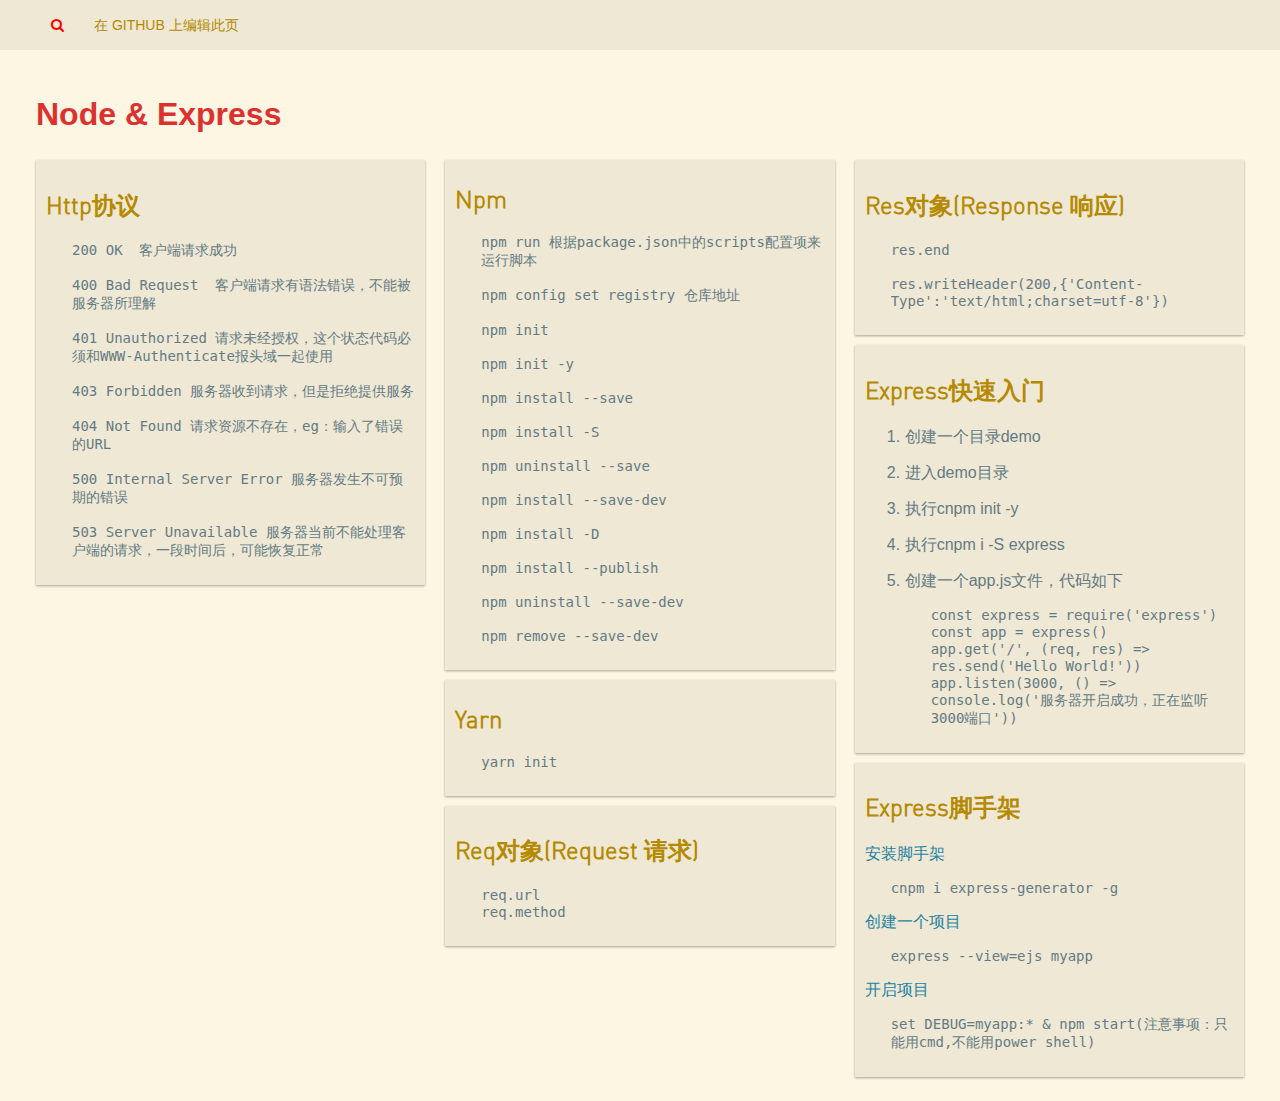
<file: express.html>
<!DOCTYPE html>
<html lang="en">
  <head>
    <meta charset="UTF-8">
    <meta name="viewport" content="width=device-width,initial-scale=1.0, minimum-scale=1.0, maximum-scale=1.0, user-scalable=no">
    <link rel="shortcut icon" type="image/x-icon" href="/static/img/site.ico">
    <meta name="keywords" content="node &amp;amp; express">
    <meta name="description">
    <title>node &amp;amp; express - cheatsheet</title>
    <link rel="stylesheet" href="/static/css/cards-9f47e0537e.css">
  </head>
  <body>
    <div class="page-header"><a class="btn pull-left toggle-search" href="/" title="search"><i class="fa fa-search"></i></a><a class="btn pull-left edit" href="https://github.com/MwumLi/simple-cheatsheets/blob/master/src/express.md" target="_blank">在 Github 上编辑此页</a>
    </div>
    <div class="page-wrapper"><h1>node &amp; express</h1><div class="card-container"><div class="h2-block"><h2>http协议</h2><pre><code>200 OK  客户端请求成功

400 Bad Request  客户端请求有语法错误，不能被服务器所理解

401 Unauthorized 请求未经授权，这个状态代码必须和WWW-Authenticate报头域一起使用

403 Forbidden 服务器收到请求，但是拒绝提供服务

404 Not Found 请求资源不存在，eg：输入了错误的URL

500 Internal Server Error 服务器发生不可预期的错误

503 Server Unavailable 服务器当前不能处理客户端的请求，一段时间后，可能恢复正常
</code></pre></div><div class="h2-block"><h2>npm</h2><pre><code>npm run 根据package.json中的scripts配置项来运行脚本

npm config set registry 仓库地址

npm init

npm init -y

npm install --save

npm install -S

npm uninstall --save

npm install --save-dev

npm install -D

npm install --publish

npm uninstall --save-dev

npm remove --save-dev
</code></pre></div><div class="h2-block"><h2>yarn</h2><pre><code>yarn init
</code></pre></div><div class="h2-block"><h2>req对象(request 请求)</h2><pre><code>req.url
req.method
</code></pre></div><div class="h2-block"><h2>res对象(response 响应)</h2><pre><code>res.end

res.writeHeader(200,{&#39;Content-Type&#39;:&#39;text/html;charset=utf-8&#39;})
</code></pre></div><div class="h2-block"><h2>express快速入门</h2><ol>
<li>创建一个目录demo</li>
<li>进入demo目录</li>
<li>执行cnpm init -y</li>
<li>执行cnpm i -S express</li>
<li>创建一个app.js文件，代码如下<pre><code class="lang-javascript">const express = require(&#39;express&#39;)
const app = express()
app.get(&#39;/&#39;, (req, res) =&gt; res.send(&#39;Hello World!&#39;))
app.listen(3000, () =&gt; console.log(&#39;服务器开启成功，正在监听3000端口&#39;))
</code></pre>
</li>
</ol>
</div><div class="h2-block"><h2>express脚手架</h2><p>安装脚手架</p>
<pre><code>cnpm i express-generator -g
</code></pre><p>创建一个项目</p>
<pre><code>express --view=ejs myapp
</code></pre><p>开启项目</p>
<pre><code>set DEBUG=myapp:* &amp; npm start(注意事项：只能用cmd,不能用power shell)
</code></pre></div></div></div>
  </body>
</html>
</file>
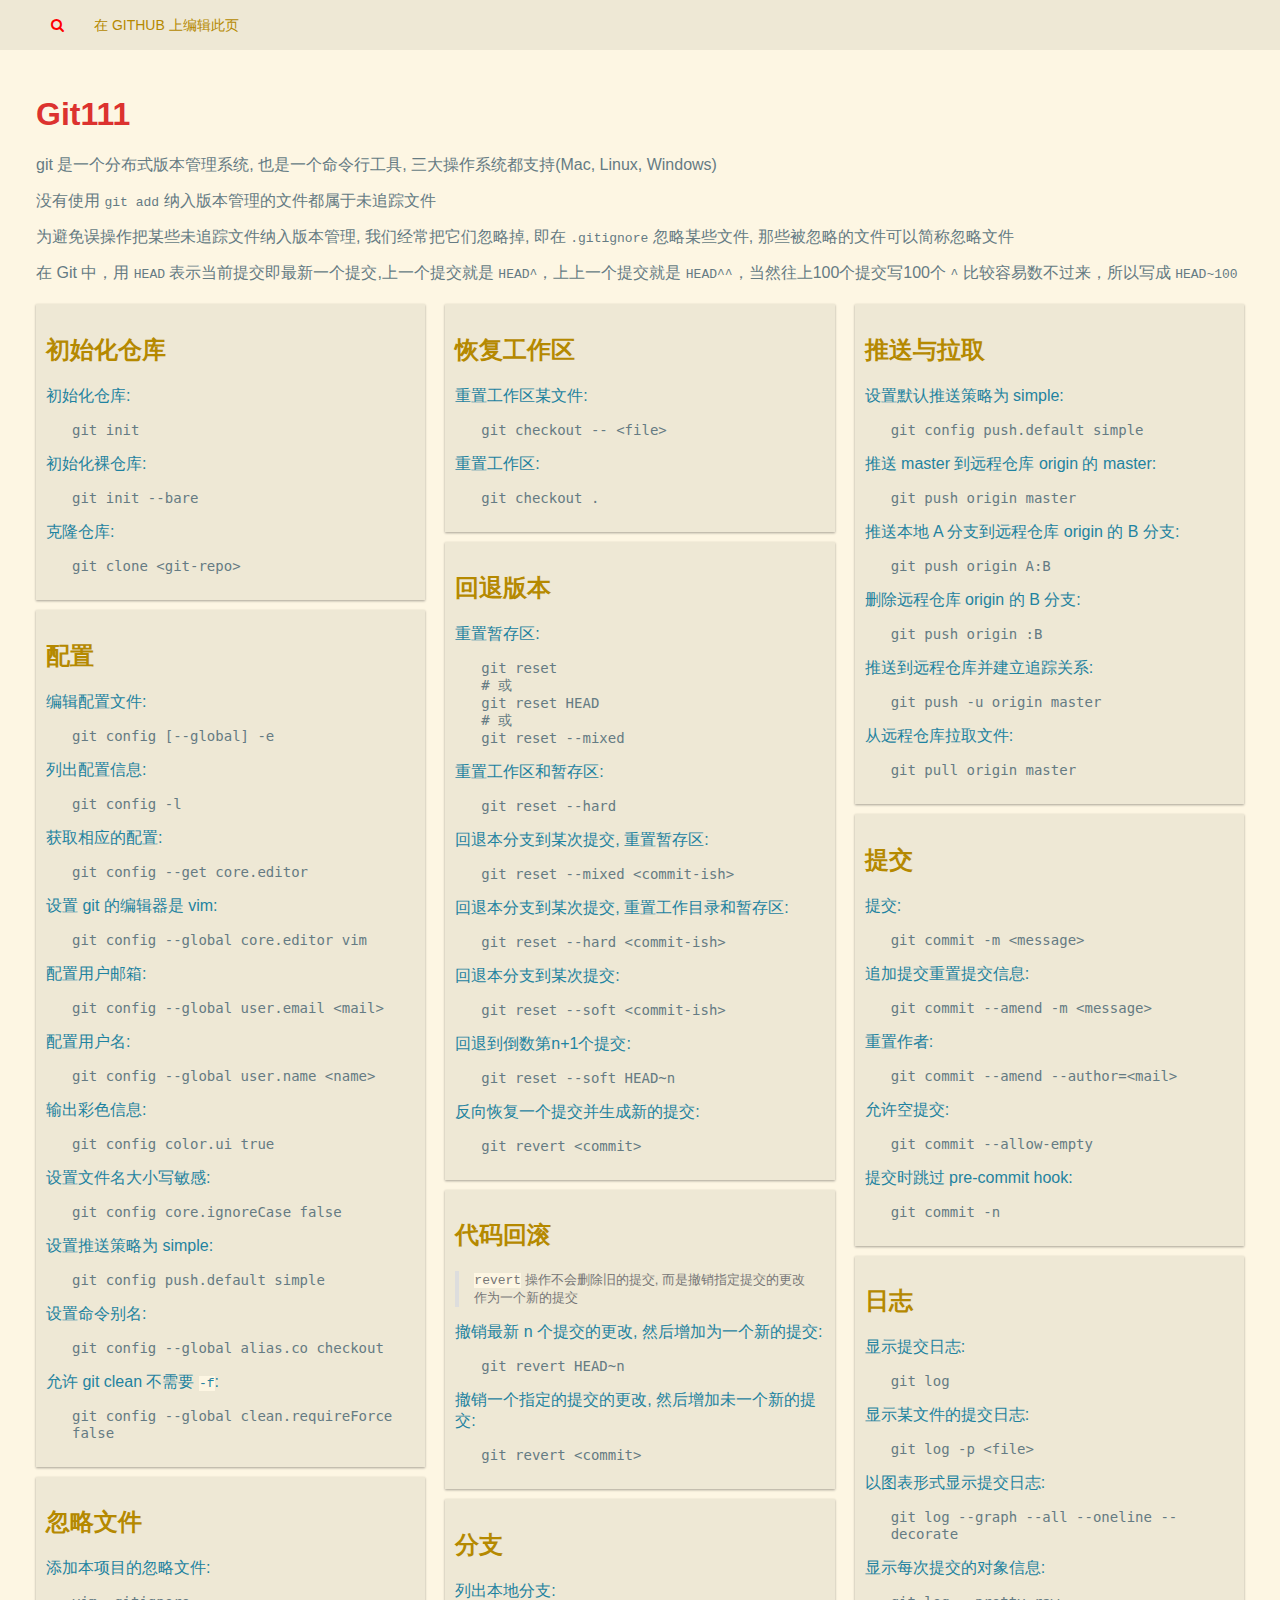
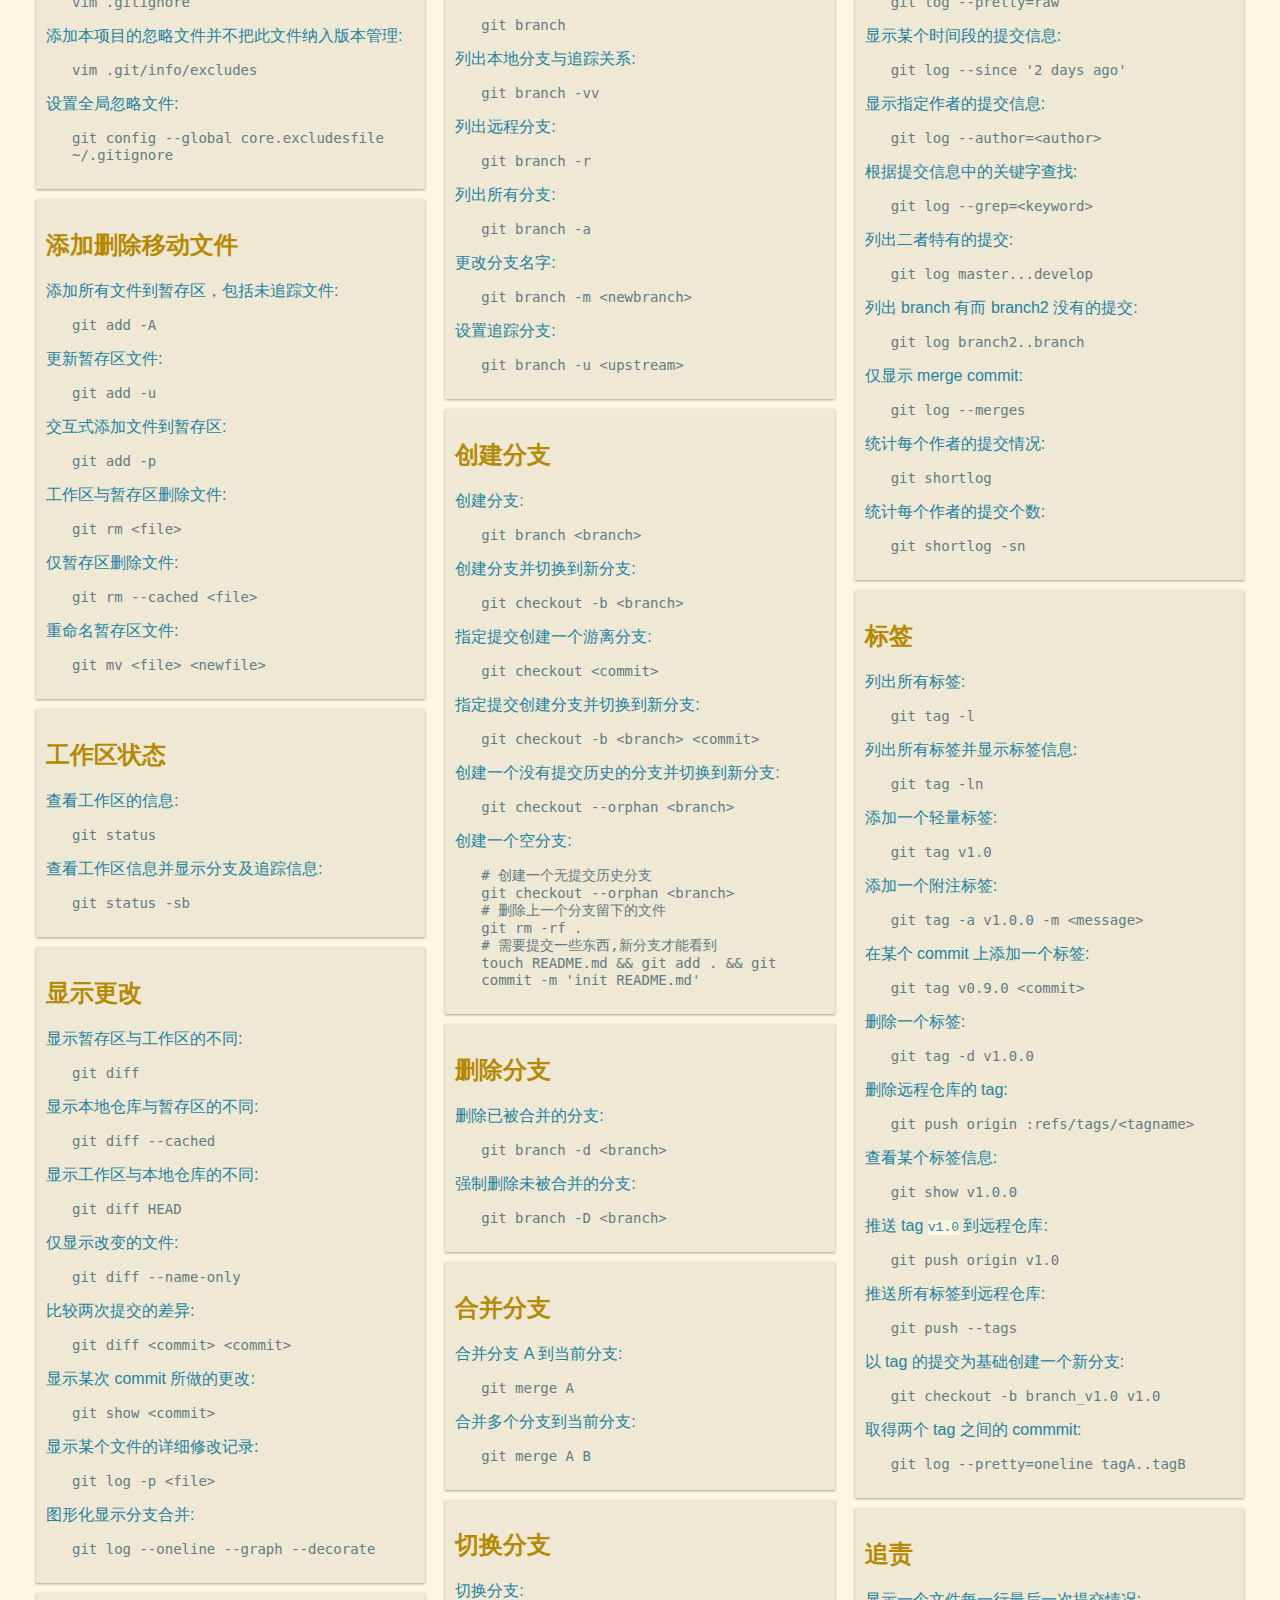
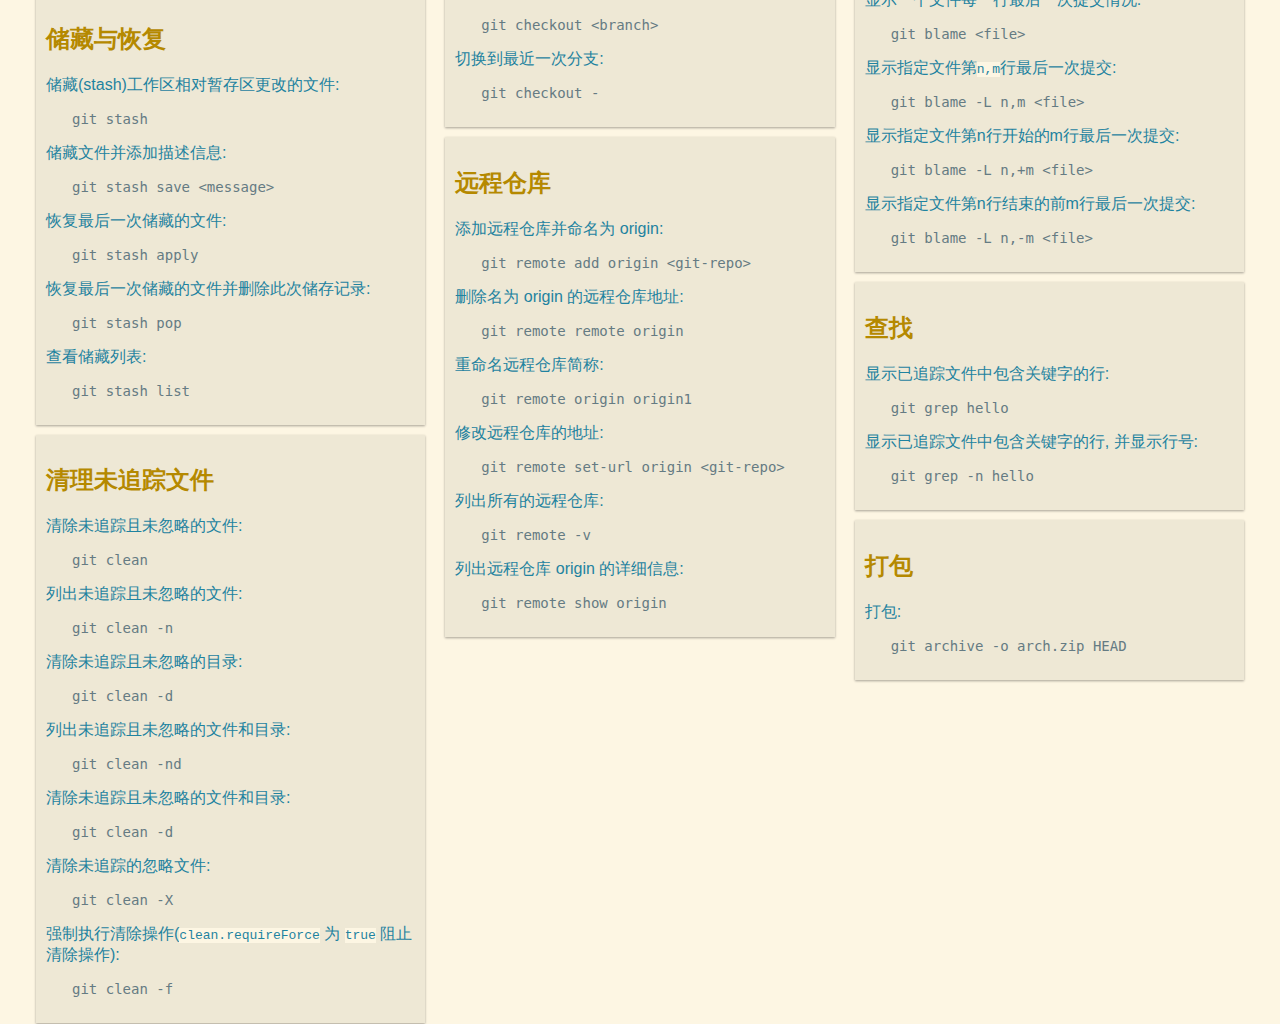
<file: git.html>
<!DOCTYPE html>
<html lang="en">
  <head>
    <meta charset="UTF-8">
    <meta name="viewport" content="width=device-width,initial-scale=1.0, minimum-scale=1.0, maximum-scale=1.0, user-scalable=no">
    <link rel="shortcut icon" type="image/x-icon" href="/static/img/site.ico">
    <meta name="keywords" content="git111">
    <meta name="description" content="git 是一个分布式版本管理系统, 也是一个命令行工具, 三大操作系统都支持(Mac, Linux, Windows)">
    <title>git111 - cheatsheet</title>
    <link rel="stylesheet" href="/static/css/cards-9f47e0537e.css">
  </head>
  <body>
    <div class="page-header"><a class="btn pull-left toggle-search" href="/" title="search"><i class="fa fa-search"></i></a><a class="btn pull-left edit" href="https://github.com/MwumLi/simple-cheatsheets/blob/master/src/git.md" target="_blank">在 Github 上编辑此页</a>
    </div>
    <div class="page-wrapper"><h1>git111</h1><p>git 是一个分布式版本管理系统, 也是一个命令行工具, 三大操作系统都支持(Mac, Linux, Windows)</p>
<p>没有使用 <code>git add</code> 纳入版本管理的文件都属于未追踪文件</p>
<p>为避免误操作把某些未追踪文件纳入版本管理, 我们经常把它们忽略掉, 即在 <code>.gitignore</code> 忽略某些文件, 那些被忽略的文件可以简称忽略文件</p>
<p>在 Git 中，用 <code>HEAD</code> 表示当前提交即最新一个提交,上一个提交就是 <code>HEAD^</code>，上上一个提交就是 <code>HEAD^^</code>，当然往上100个提交写100个 <code>^</code> 比较容易数不过来，所以写成 <code>HEAD~100</code></p>
<div class="card-container"><div class="h2-block"><h2>初始化仓库</h2><p>初始化仓库:</p>
<pre><code>git init
</code></pre><p>初始化裸仓库:</p>
<pre><code>git init --bare
</code></pre><p>克隆仓库:</p>
<pre><code>git clone &lt;git-repo&gt;
</code></pre></div><div class="h2-block"><h2>配置</h2><p>编辑配置文件:</p>
<pre><code>git config [--global] -e
</code></pre><p>列出配置信息:</p>
<pre><code>git config -l
</code></pre><p>获取相应的配置:</p>
<pre><code>git config --get core.editor
</code></pre><p>设置 git 的编辑器是 vim:</p>
<pre><code>git config --global core.editor vim
</code></pre><p>配置用户邮箱:</p>
<pre><code>git config --global user.email &lt;mail&gt;
</code></pre><p>配置用户名:</p>
<pre><code>git config --global user.name &lt;name&gt;
</code></pre><p>输出彩色信息:</p>
<pre><code>git config color.ui true
</code></pre><p>设置文件名大小写敏感:</p>
<pre><code>git config core.ignoreCase false
</code></pre><p>设置推送策略为 simple:</p>
<pre><code>git config push.default simple
</code></pre><p>设置命令别名:</p>
<pre><code>git config --global alias.co checkout
</code></pre><p>允许 git clean 不需要 <code>-f</code>:</p>
<pre><code>git config --global clean.requireForce false
</code></pre></div><div class="h2-block"><h2>忽略文件</h2><p>添加本项目的忽略文件:</p>
<pre><code>vim .gitignore
</code></pre><p>添加本项目的忽略文件并不把此文件纳入版本管理:</p>
<pre><code>vim .git/info/excludes
</code></pre><p>设置全局忽略文件:</p>
<pre><code>git config --global core.excludesfile ~/.gitignore
</code></pre></div><div class="h2-block"><h2>添加删除移动文件</h2><p>添加所有文件到暂存区，包括未追踪文件:</p>
<pre><code>git add -A
</code></pre><p>更新暂存区文件:</p>
<pre><code>git add -u
</code></pre><p>交互式添加文件到暂存区:</p>
<pre><code>git add -p
</code></pre><p>工作区与暂存区删除文件:</p>
<pre><code>git rm &lt;file&gt;
</code></pre><p>仅暂存区删除文件:</p>
<pre><code>git rm --cached &lt;file&gt;
</code></pre><p>重命名暂存区文件:</p>
<pre><code>git mv &lt;file&gt; &lt;newfile&gt;
</code></pre></div><div class="h2-block"><h2>工作区状态</h2><p>查看工作区的信息:</p>
<pre><code>git status
</code></pre><p>查看工作区信息并显示分支及追踪信息:</p>
<pre><code>git status -sb
</code></pre></div><div class="h2-block"><h2>显示更改</h2><p>显示暂存区与工作区的不同:</p>
<pre><code>git diff
</code></pre><p>显示本地仓库与暂存区的不同:</p>
<pre><code>git diff --cached
</code></pre><p>显示工作区与本地仓库的不同:</p>
<pre><code>git diff HEAD
</code></pre><p>仅显示改变的文件:</p>
<pre><code>git diff --name-only
</code></pre><p>比较两次提交的差异:</p>
<pre><code>git diff &lt;commit&gt; &lt;commit&gt;
</code></pre><p>显示某次 commit 所做的更改:</p>
<pre><code>git show &lt;commit&gt;
</code></pre><p>显示某个文件的详细修改记录:</p>
<pre><code>git log -p &lt;file&gt;
</code></pre><p>图形化显示分支合并:</p>
<pre><code>git log --oneline --graph --decorate
</code></pre></div><div class="h2-block"><h2>储藏与恢复</h2><p>储藏(stash)工作区相对暂存区更改的文件:</p>
<pre><code>git stash
</code></pre><p>储藏文件并添加描述信息:</p>
<pre><code>git stash save &lt;message&gt;
</code></pre><p>恢复最后一次储藏的文件:</p>
<pre><code>git stash apply
</code></pre><p>恢复最后一次储藏的文件并删除此次储存记录:</p>
<pre><code>git stash pop
</code></pre><p>查看储藏列表:</p>
<pre><code>git stash list
</code></pre></div><div class="h2-block"><h2>清理未追踪文件</h2><p>清除未追踪且未忽略的文件:</p>
<pre><code>git clean
</code></pre><p>列出未追踪且未忽略的文件:</p>
<pre><code>git clean -n
</code></pre><p>清除未追踪且未忽略的目录:</p>
<pre><code>git clean -d
</code></pre><p>列出未追踪且未忽略的文件和目录:</p>
<pre><code>git clean -nd
</code></pre><p>清除未追踪且未忽略的文件和目录:</p>
<pre><code>git clean -d
</code></pre><p>清除未追踪的忽略文件:</p>
<pre><code>git clean -X
</code></pre><p>强制执行清除操作(<code>clean.requireForce</code> 为 <code>true</code> 阻止清除操作):</p>
<pre><code>git clean -f
</code></pre></div><div class="h2-block"><h2>恢复工作区</h2><p>重置工作区某文件:</p>
<pre><code>git checkout -- &lt;file&gt;
</code></pre><p>重置工作区:</p>
<pre><code>git checkout .
</code></pre></div><div class="h2-block"><h2>回退版本</h2><p>重置暂存区:</p>
<pre><code>git reset
# 或
git reset HEAD
# 或
git reset --mixed
</code></pre><p>重置工作区和暂存区:</p>
<pre><code>git reset --hard
</code></pre><p>回退本分支到某次提交, 重置暂存区:</p>
<pre><code>git reset --mixed &lt;commit-ish&gt;
</code></pre><p>回退本分支到某次提交, 重置工作目录和暂存区:</p>
<pre><code>git reset --hard &lt;commit-ish&gt;
</code></pre><p>回退本分支到某次提交:</p>
<pre><code>git reset --soft &lt;commit-ish&gt;
</code></pre><p>回退到倒数第n+1个提交:</p>
<pre><code>git reset --soft HEAD~n
</code></pre><p>反向恢复一个提交并生成新的提交:</p>
<pre><code>git revert &lt;commit&gt;
</code></pre></div><div class="h2-block"><h2>代码回滚</h2><blockquote>
<p><code>revert</code> 操作不会删除旧的提交, 而是撤销指定提交的更改作为一个新的提交</p>
</blockquote>
<p>撤销最新 n 个提交的更改, 然后增加为一个新的提交:</p>
<pre><code>git revert HEAD~n
</code></pre><p>撤销一个指定的提交的更改, 然后增加未一个新的提交:</p>
<pre><code>git revert &lt;commit&gt;
</code></pre></div><div class="h2-block"><h2>分支</h2><p>列出本地分支:</p>
<pre><code>git branch
</code></pre><p>列出本地分支与追踪关系:</p>
<pre><code>git branch -vv
</code></pre><p>列出远程分支:</p>
<pre><code>git branch -r
</code></pre><p>列出所有分支:</p>
<pre><code>git branch -a
</code></pre><p>更改分支名字:</p>
<pre><code>git branch -m &lt;newbranch&gt;
</code></pre><p>设置追踪分支:</p>
<pre><code>git branch -u &lt;upstream&gt;
</code></pre></div><div class="h2-block"><h2>创建分支</h2><p>创建分支:</p>
<pre><code>git branch &lt;branch&gt;
</code></pre><p>创建分支并切换到新分支:</p>
<pre><code>git checkout -b &lt;branch&gt;
</code></pre><p>指定提交创建一个游离分支:</p>
<pre><code>git checkout &lt;commit&gt;
</code></pre><p>指定提交创建分支并切换到新分支:</p>
<pre><code>git checkout -b &lt;branch&gt; &lt;commit&gt;
</code></pre><p>创建一个没有提交历史的分支并切换到新分支:</p>
<pre><code>git checkout --orphan &lt;branch&gt;
</code></pre><p>创建一个空分支:</p>
<pre><code># 创建一个无提交历史分支
git checkout --orphan &lt;branch&gt;
# 删除上一个分支留下的文件
git rm -rf .
# 需要提交一些东西,新分支才能看到
touch README.md &amp;&amp; git add . &amp;&amp; git commit -m &#39;init README.md&#39;
</code></pre></div><div class="h2-block"><h2>删除分支</h2><p>删除已被合并的分支:</p>
<pre><code>git branch -d &lt;branch&gt;
</code></pre><p>强制删除未被合并的分支:</p>
<pre><code>git branch -D &lt;branch&gt;
</code></pre></div><div class="h2-block"><h2>合并分支</h2><p>合并分支 A 到当前分支:</p>
<pre><code>git merge A
</code></pre><p>合并多个分支到当前分支:</p>
<pre><code>git merge A B
</code></pre></div><div class="h2-block"><h2>切换分支</h2><p>切换分支:</p>
<pre><code>git checkout &lt;branch&gt;
</code></pre><p>切换到最近一次分支:</p>
<pre><code>git checkout -
</code></pre></div><div class="h2-block"><h2>远程仓库</h2><p>添加远程仓库并命名为 origin:</p>
<pre><code>git remote add origin &lt;git-repo&gt;
</code></pre><p>删除名为 origin 的远程仓库地址:</p>
<pre><code>git remote remote origin
</code></pre><p>重命名远程仓库简称:</p>
<pre><code>git remote origin origin1
</code></pre><p>修改远程仓库的地址:</p>
<pre><code>git remote set-url origin &lt;git-repo&gt;
</code></pre><p>列出所有的远程仓库:</p>
<pre><code>git remote -v
</code></pre><p>列出远程仓库 origin 的详细信息:</p>
<pre><code>git remote show origin
</code></pre></div><div class="h2-block"><h2>推送与拉取</h2><p>设置默认推送策略为 simple:</p>
<pre><code>git config push.default simple
</code></pre><p>推送 master 到远程仓库 origin 的 master:</p>
<pre><code>git push origin master
</code></pre><p>推送本地 A 分支到远程仓库 origin 的 B 分支:</p>
<pre><code>git push origin A:B
</code></pre><p>删除远程仓库 origin 的 B 分支:</p>
<pre><code>git push origin :B
</code></pre><p>推送到远程仓库并建立追踪关系:</p>
<pre><code>git push -u origin master
</code></pre><p>从远程仓库拉取文件:</p>
<pre><code>git pull origin master
</code></pre></div><div class="h2-block"><h2>提交</h2><p>提交:</p>
<pre><code>git commit -m &lt;message&gt;
</code></pre><p>追加提交重置提交信息:</p>
<pre><code>git commit --amend -m &lt;message&gt;
</code></pre><p>重置作者:</p>
<pre><code>git commit --amend --author=&lt;mail&gt;
</code></pre><p>允许空提交:</p>
<pre><code>git commit --allow-empty
</code></pre><p>提交时跳过 pre-commit hook:</p>
<pre><code>git commit -n
</code></pre></div><div class="h2-block"><h2>日志</h2><p>显示提交日志:</p>
<pre><code>git log
</code></pre><p>显示某文件的提交日志:</p>
<pre><code>git log -p &lt;file&gt;
</code></pre><p>以图表形式显示提交日志:</p>
<pre><code>git log --graph --all --oneline --decorate
</code></pre><p>显示每次提交的对象信息:</p>
<pre><code>git log --pretty=raw
</code></pre><p>显示某个时间段的提交信息:</p>
<pre><code>git log --since &#39;2 days ago&#39;
</code></pre><p>显示指定作者的提交信息:</p>
<pre><code>git log --author=&lt;author&gt;
</code></pre><p>根据提交信息中的关键字查找:</p>
<pre><code>git log --grep=&lt;keyword&gt;
</code></pre><p>列出二者特有的提交:</p>
<pre><code>git log master...develop
</code></pre><p>列出 branch 有而 branch2 没有的提交:</p>
<pre><code>git log branch2..branch
</code></pre><p>仅显示 merge commit:</p>
<pre><code>git log --merges
</code></pre><p>统计每个作者的提交情况:</p>
<pre><code>git shortlog
</code></pre><p>统计每个作者的提交个数:</p>
<pre><code>git shortlog -sn
</code></pre></div><div class="h2-block"><h2>标签</h2><p>列出所有标签:</p>
<pre><code>git tag -l
</code></pre><p>列出所有标签并显示标签信息:</p>
<pre><code>git tag -ln
</code></pre><p>添加一个轻量标签:</p>
<pre><code>git tag v1.0
</code></pre><p>添加一个附注标签:</p>
<pre><code>git tag -a v1.0.0 -m &lt;message&gt;
</code></pre><p>在某个 commit 上添加一个标签:</p>
<pre><code>git tag v0.9.0 &lt;commit&gt;
</code></pre><p>删除一个标签:</p>
<pre><code>git tag -d v1.0.0
</code></pre><p>删除远程仓库的 tag:</p>
<pre><code>git push origin :refs/tags/&lt;tagname&gt;
</code></pre><p>查看某个标签信息:</p>
<pre><code>git show v1.0.0
</code></pre><p>推送 tag <code>v1.0</code> 到远程仓库:</p>
<pre><code>git push origin v1.0
</code></pre><p>推送所有标签到远程仓库:</p>
<pre><code>git push --tags
</code></pre><p>以 tag 的提交为基础创建一个新分支:</p>
<pre><code>git checkout -b branch_v1.0 v1.0
</code></pre><p>取得两个 tag 之间的 commmit:</p>
<pre><code>git log --pretty=oneline tagA..tagB
</code></pre></div><div class="h2-block"><h2>追责</h2><p>显示一个文件每一行最后一次提交情况:</p>
<pre><code>git blame &lt;file&gt;
</code></pre><p>显示指定文件第<code>n,m</code>行最后一次提交:</p>
<pre><code>git blame -L n,m &lt;file&gt;
</code></pre><p>显示指定文件第n行开始的m行最后一次提交:</p>
<pre><code>git blame -L n,+m &lt;file&gt;
</code></pre><p>显示指定文件第n行结束的前m行最后一次提交:</p>
<pre><code>git blame -L n,-m &lt;file&gt;
</code></pre></div><div class="h2-block"><h2>查找</h2><p>显示已追踪文件中包含关键字的行:</p>
<pre><code>git grep hello
</code></pre><p>显示已追踪文件中包含关键字的行, 并显示行号:</p>
<pre><code>git grep -n hello
</code></pre></div><div class="h2-block"><h2>打包</h2><p>打包:</p>
<pre><code>git archive -o arch.zip HEAD
</code></pre></div></div></div>
  </body>
</html>
</file>
<file: static/css/cards-9f47e0537e.css>
@font-face{
	font-family:web-pro-h;
	src:url(../font/web-pro-h)format("woff2"),
			url(../font/web-pro-h) format("woff"),
			url(../font/web-pro-h) format("opentype");
			font-weight:300;
			font-style:normal;
}

@font-face {
    font-family: 'FontAwesome';
    src: url('../font/fontawesome/fontawesome-webfont.eot?v=4.1.0');
    src: url('../font/fontawesome/fontawesome-webfont.eot?#iefix&v=4.1.0') format('embedded-opentype'),
         url('../font/fontawesome/fontawesome-webfont.woff?v=4.1.0') format('woff'),
         url('../font/fontawesome/fontawesome-webfont.ttf?v=4.1.0') format('truetype'),
         url('../font/fontawesome/fontawesome-webfont.svg?v=4.1.0#fontawesomeregular') format('svg');
    font-weight: normal;
    font-style: normal
}

::-moz-selection {
  background-color: #d33682;
  background-color: #f75aa6;
  color: #eee;
  text-shadow: none;
}

::selection {
  background-color: #d33682;
  background-color: #f75aa6;
  color: #eee;
  text-shadow: none;
}

body {
  margin-top: 0;
  // padding: 25px 36px;
  padding-top: 0;
  margin: 0;
  padding:0;
  font-family: "Helvetica Neue", Arial, sans-serif;
  background-color: #fdf6e3;
  color: #657b83;

}

.page-header {
  font-family: "Open Sans","Clear Sans","Helvetica Neue",Helvetica,Arial,sans-serif;
  overflow: visible;
  height: 50px;
  padding: 0 36px;
  z-index: 2;
  font-size: .85em;
  color: #7e888b;
  background: transparent;
  background-color: #eee8d5;
}

.page-header .btn {
	display: block;
	height: 50px;
	padding: 0 15px;
	border-bottom: 0;
	color: #ccc;
	text-transform: uppercase;
	line-height: 50px;
	box-shadow: none!important;
	position: relative;
	font-size: 14px;
}

.page-header .edit {
	color: #b58900;
	text-decoration: none;
}

@media (max-width: 767px) {

	.page-header{
		padding:0 10px;
	}
  }

.pull-left {
  float: left;
}

.fa {
  display: inline-block;
  font-family: FontAwesome;
  font-style: normal;
  font-weight: normal;
  line-height: 1;
  -webkit-font-smoothing: antialiased;
  color: red;
}

.fa-search:before {
    content: "\f002";
}

.page-wrapper {
  padding: 25px 36px
}

@media (max-width: 767px) {

	.page-wrapper{
		padding:25px 10px;
	}
  }
p, blockquote, ul, ol, dl, li, table, pre {
  margin: 15px 0;
}

a, a:active, a:visited {
  color: #b58900;
}
a:hover {
  background: #fdf6e3;
}

h1 {
  display: -webkit-box;
  display: -ms-flexbox;
  display: flex;
  -webkit-box-pack: justify;
      -ms-flex-pack: justify;
          justify-content: space-between;
  -webkit-box-align: end;
      -ms-flex-align: end;
          align-items: flex-end;
  text-transform: capitalize;
  color: #dc322f
}

@media (max-width: 767px) {

	h1{
		-webkit-box-orient:vertical;
		-webkit-box-direction:normal;
		    -ms-flex-direction:column;
		        flex-direction:column;
		-webkit-box-align:start;
		    -ms-flex-align:start;
		        align-items:flex-start;
	}
  }

h1 a {
  text-decoration: none;
  color: #268bd2
}

h1 a + a{
	margin-left:15px;
}

strong {
  font-weight: bold;
}

.card-container {
  -webkit-columns: 4;
          columns: 4;
  -webkit-column-gap: 20px;
          column-gap: 20px;
}

.card-container .h2-block {
	display: block;
	padding: 10px;
	margin: 5px 0;
	width: 100%;
	background-color: #eee8d5;
	-webkit-column-break-inside: avoid;
	        break-inside: avoid;
	-webkit-column-break-after: always;
	        break-after: always;
	-webkit-column-break-before: always;
	        break-before: always;
	float: left;
	box-sizing: border-box;
	box-shadow: 0 1px 3px 0 rgba(0, 0, 0, 0.12), 0 1px 2px 0 rgba(0, 0, 0, 0.24);
}

.card-container .h2-block h2 {
	color: #b58900;
	font-family: "web-pro-h","Open Sans";
	text-transform: capitalize;
}

.card-container .h2-block p {
	margin: 0;
	color: #1f83a0;
}

.card-container .h2-block code {
	background: #fdf6e3;
}

.card-container .h2-block pre {
	margin-left: 2em;
}

.card-container .h2-block pre code {
	white-space: pre-wrap;
	word-wrap: break-word;
	font-family: DejaVu Sans Mono,Consolas,'Liberation Mono',Menlo,Courier,monospace;
	background: inherit;
	font-size: 14px;
}

.card-container .h2-block blockquote {
	border-left: 4px solid #dddddd;
	padding: 0 15px;
	color: #777777;
	margin: 15px 0;
}

.card-container .h2-block blockquote p {
	font-size: 13px;
	color: #777777;
}

@media (min-width: 992px) and (max-width: 1361px) {

	.card-container{
		-webkit-columns:3;
		        columns:3;
	}
  }

@media (min-width: 768px) and (max-width: 991px) {

	.card-container{
		-webkit-columns:2;
		        columns:2;
	}
  }

@media (max-width: 767px) {

	.card-container{
		-webkit-columns:1;
		        columns:1;
	}
  }

/*break-after: 不管上一列有没有填满，我都另起一列
break-before: 不管上一列有没有填满，我都另起一列*/
</file>
